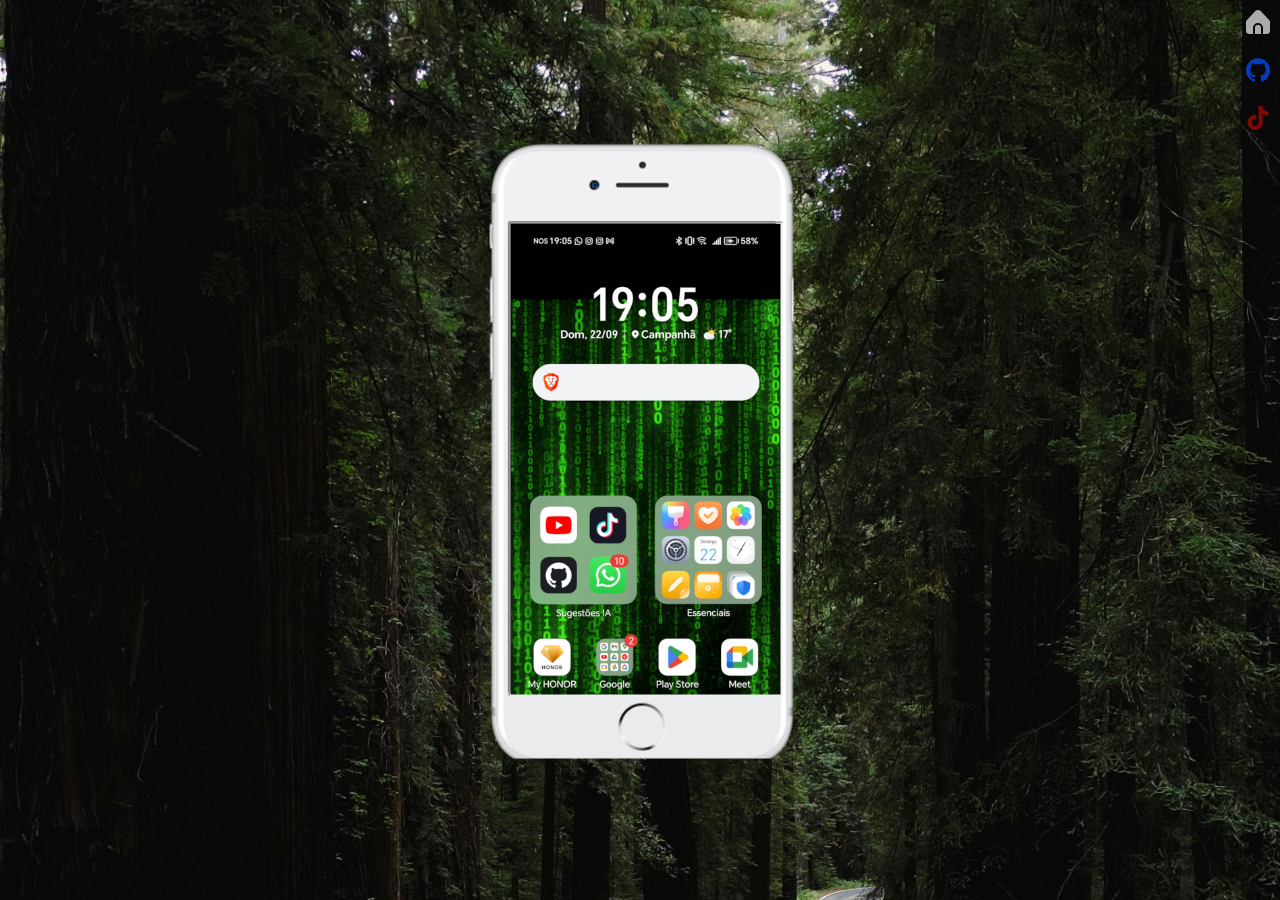
<file: index.html>
<!DOCTYPE html>
<html lang="pt-br">
<head>
    <meta charset="UTF-8">
    <meta name="viewport" content="width=device-width, initial-scale=1.0">
    <title>Tela principal</title>
    <link rel="stylesheet" href="css/style.css">
</head>
<body>
    <main>
       
      
        <section id="telefone">

            <iframe src="home.html" name="tela" id="tela">
                O seu navegador não é compativel....
            </iframe>

        </section>
        <section id="rede-sociais">
            <a href="home.html" target="tela"><img src="imagens/logo-home.png" alt="home"></a>
            <a href="github.html" target="tela"><img src="imagens/logo-github1.png" alt="Github"></a>
            <a href="tiktok.html" target="tela"><img src="imagens/logo-tik-tok.png" alt="tiktok"></a>
            


        </section>
    </main>
    
</body>
</html>
</file>
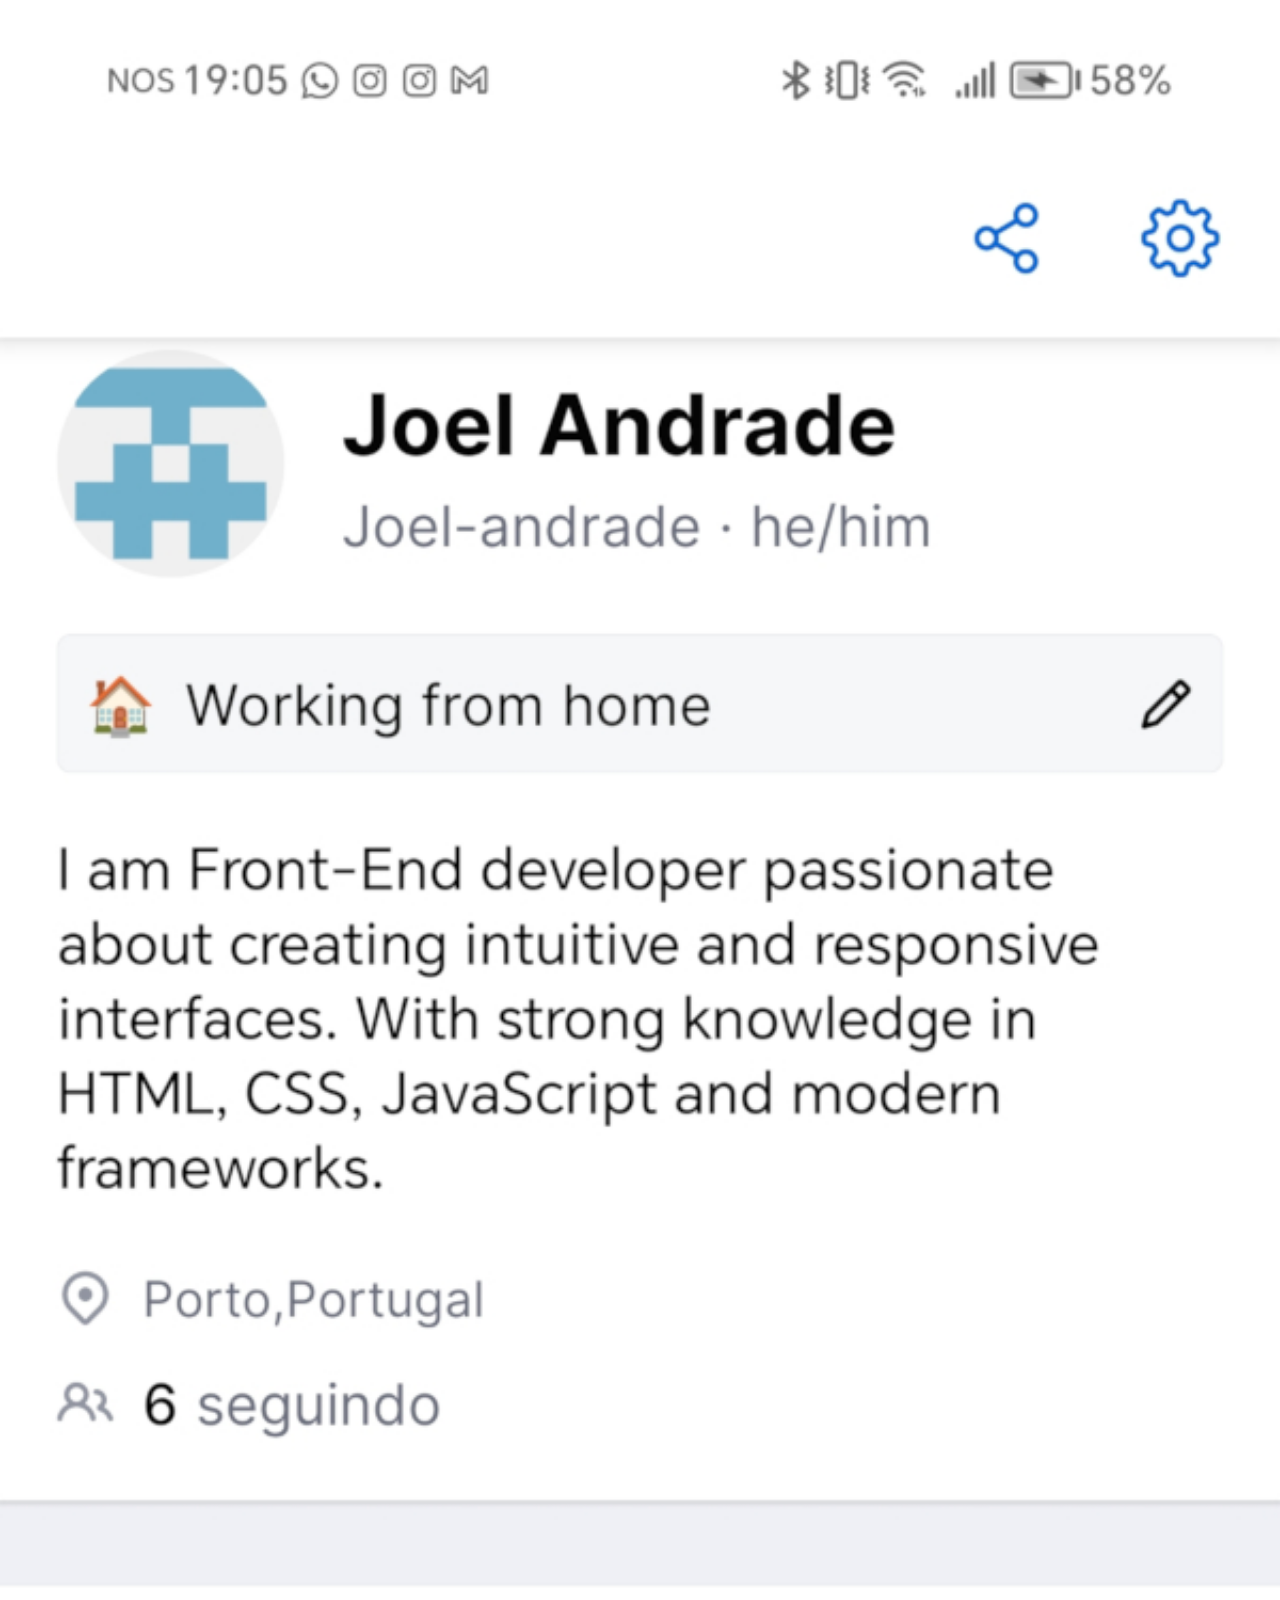
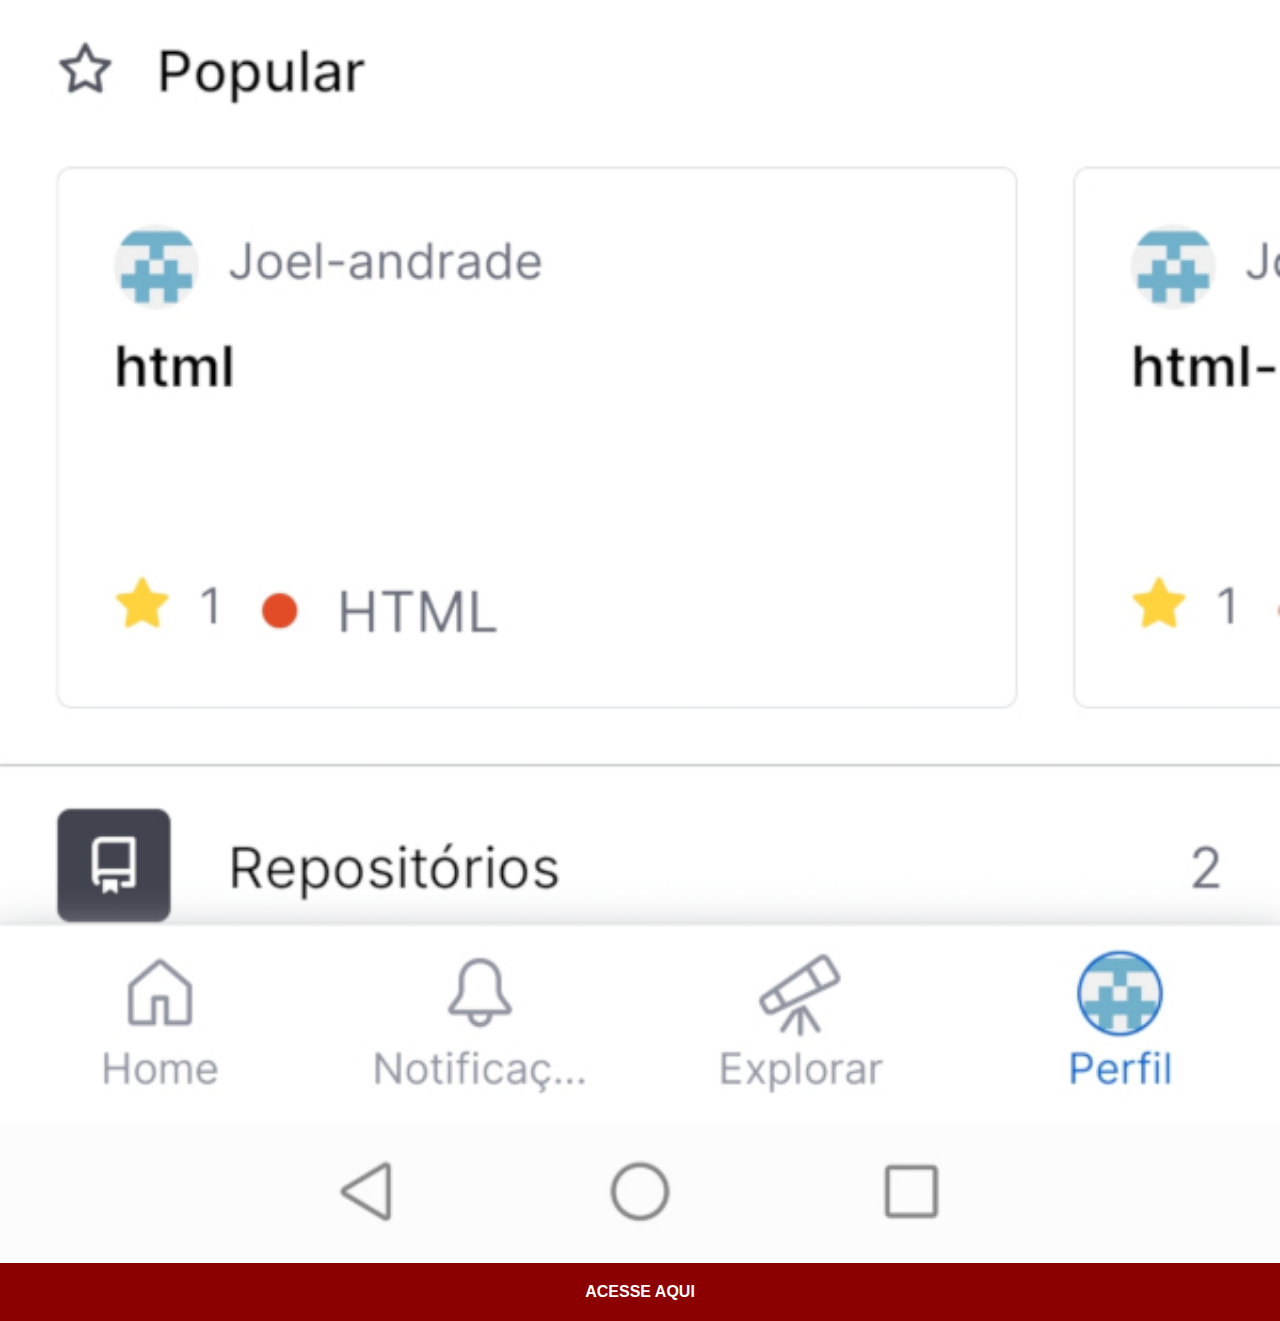
<file: github.html>
<!DOCTYPE html>
<html lang="pt-br">
<head>
    <meta charset="UTF-8">
    <meta name="viewport" content="width=device-width, initial-scale=1.0">
    <title>Github</title>
    <link rel="stylesheet" href="css/social.css">
</head>
<body>
    <img src="imagens/Github.jpg" alt="">
    <a href="https://github.com/Joel-andrade" target="_blank">ACESSE AQUI</a>
    
</body>
</html>
</file>
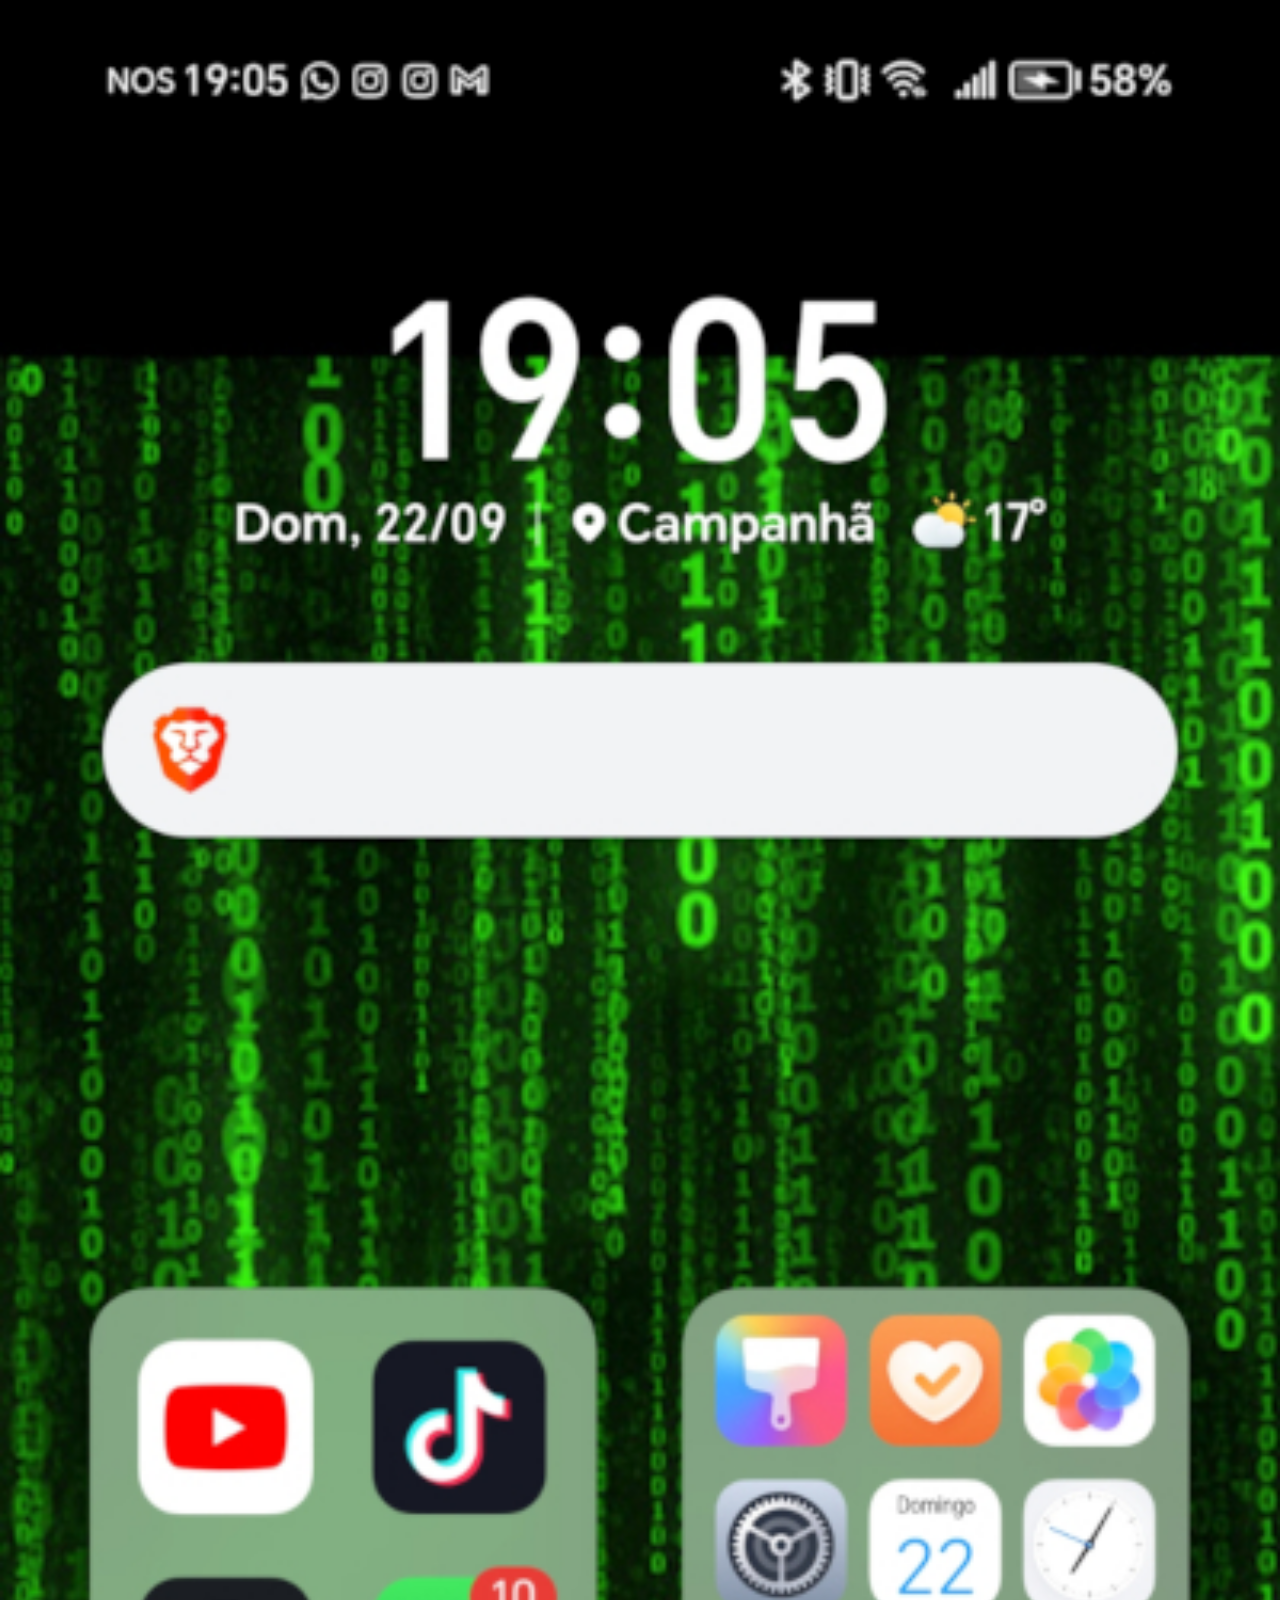
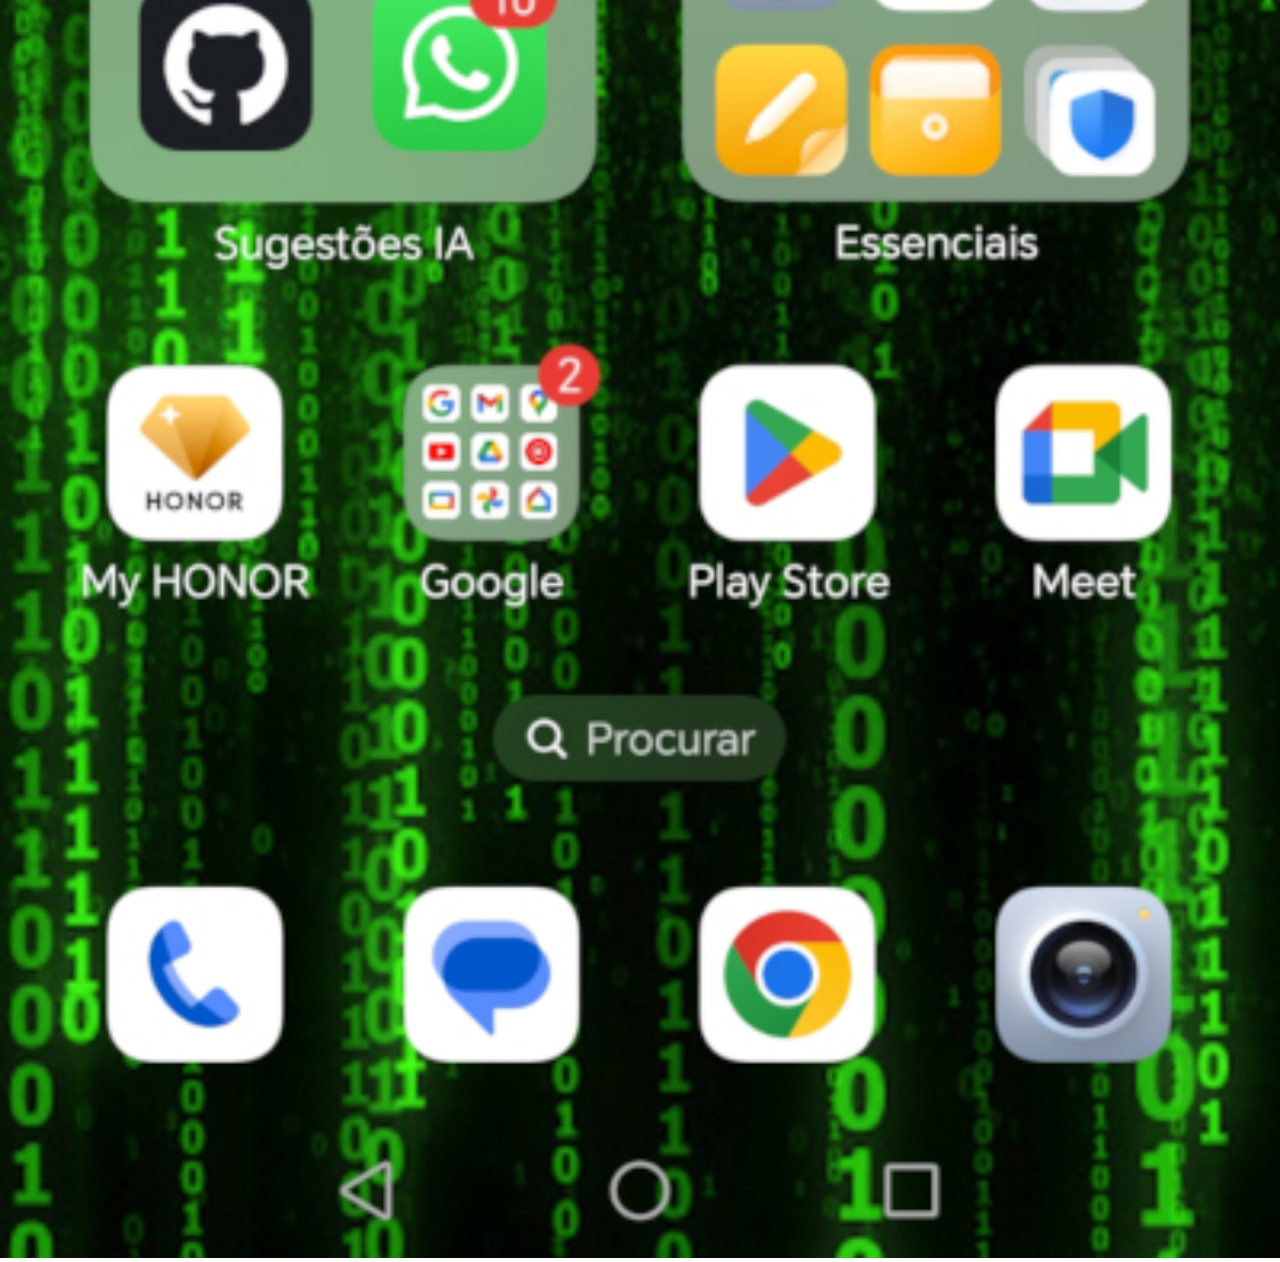
<file: home.html>
<!DOCTYPE html>
<html lang="pt-br">
<head>
    <meta charset="UTF-8">
    <meta name="viewport" content="width=device-width, initial-scale=1.0">
    <title>Home</title>
    <link rel="stylesheet" href="css/social.css">
    
</head>
<body>
    <img src="imagens/home.jpg"alt="home">

    
</body>
</html>
</file>
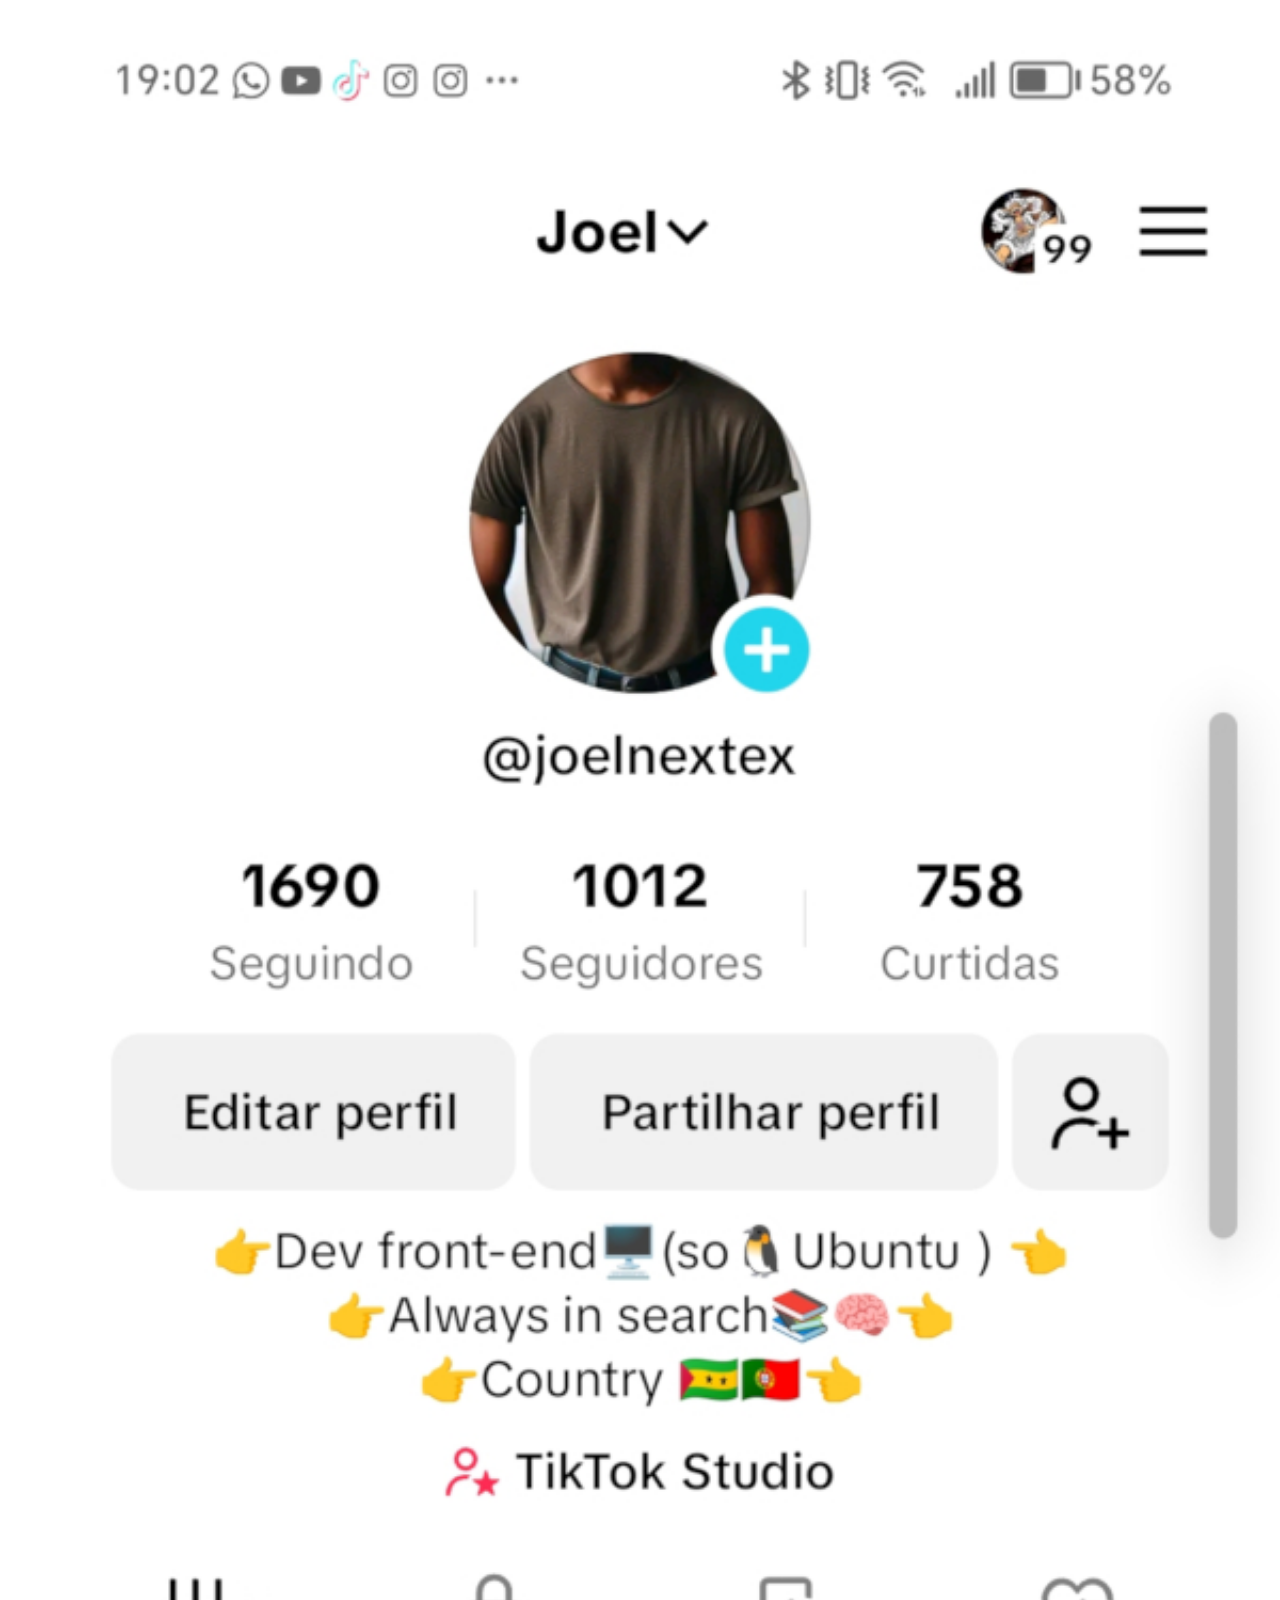
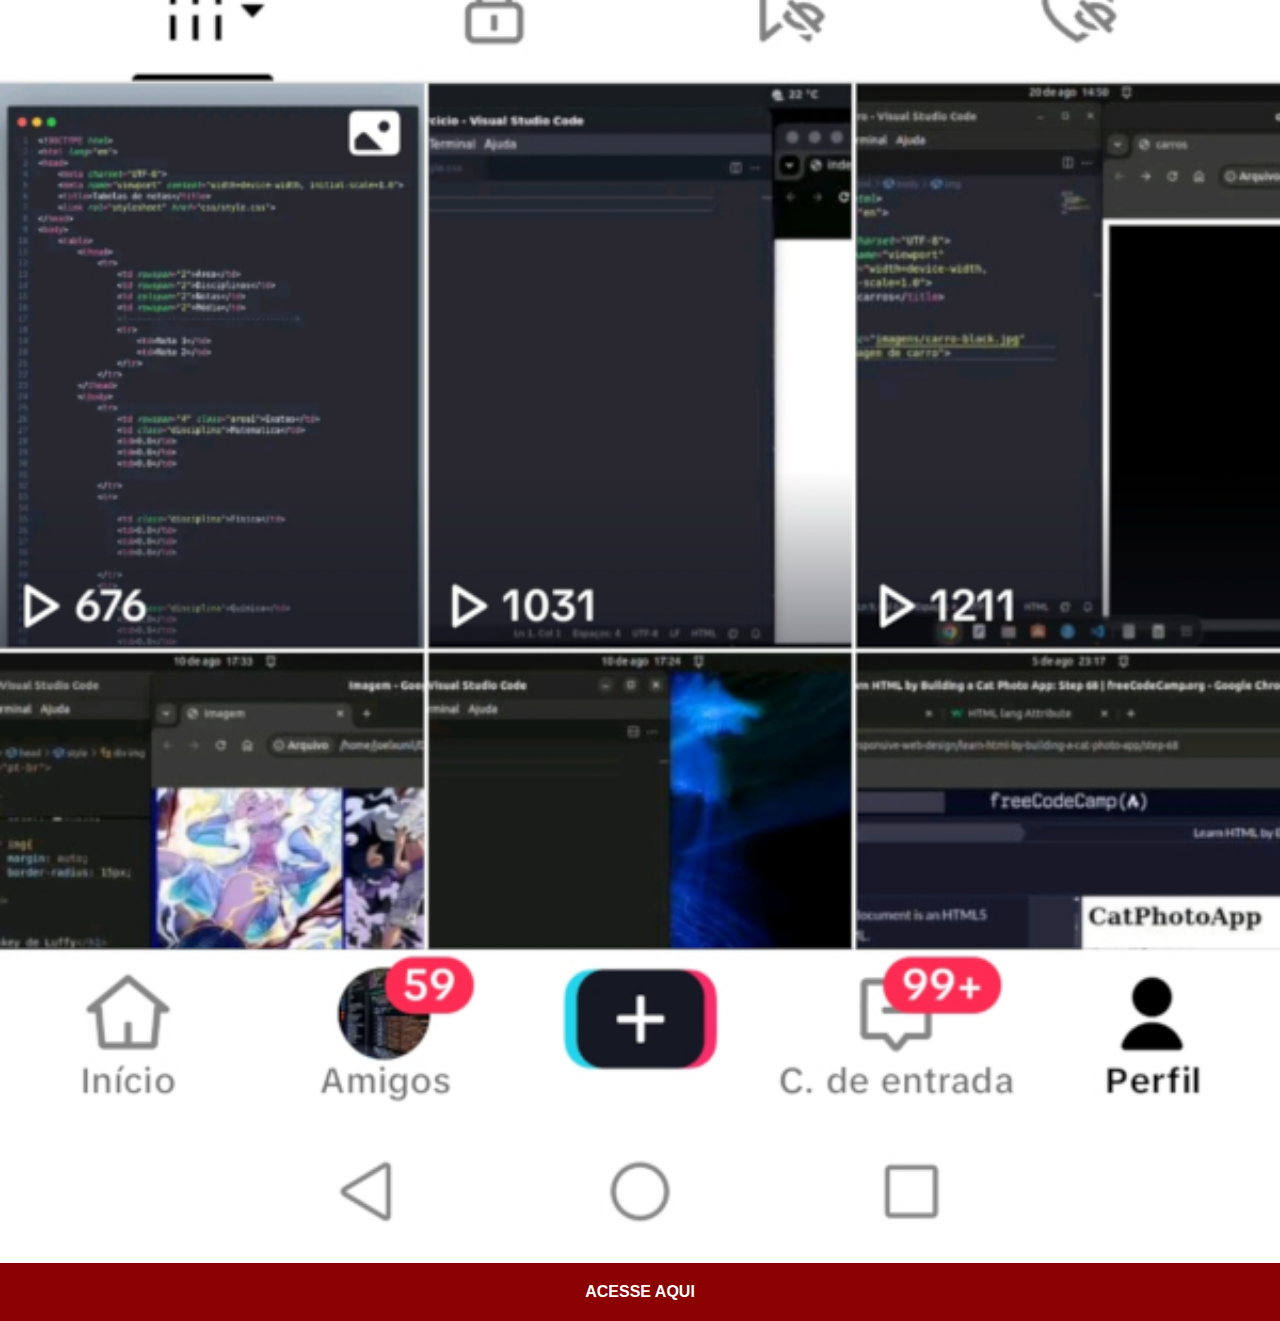
<file: tiktok.html>
<!DOCTYPE html>
<html lang="pt-br">
<head>
    <meta charset="UTF-8">
    <meta name="viewport" content="width=device-width, initial-scale=1.0">
    <title>Tiktok</title>
    <link rel="stylesheet" href="css/social.css">
</head>
<body>
    <img src="imagens/tiktok.jpg" alt="Tiktok">
    <a href="https://www.tiktok.com/@joelnextex?_t=8pxmM6gCX2M&_r=1" target="_blank">ACESSE AQUI</a>
    
</body>
</html>
</file>
<file: css/style.css>
*{
    margin: 0px;
    padding: 0px;
    font-family: Arial, Helvetica, sans-serif;
}
html,body{
    height: 100vh;
    width: 100vw;
    background-color: black;
    

}
body{
    background: url(../imagens/way.jpg) no-repeat top center;
   background-size: cover;
   background-attachment: fixed;
}
main{
    height: 100vh;
    position: relative;
}
section#telefone{
    position: absolute;
    top:50%;
    left:50% ;
    transform: translate(-50%, -50%);
    background-color: blue;
    width:307px;
    height: 617px;
    background: url(../imagens/frame-iphone.png) no-repeat; 
}

iframe#tela{
    position: relative;
    top: 80px;
    left:22px;
    right:22px;
    width: 270px;
    height: 471px;
}
section#rede-sociais{
    text-align: end;
}
section#rede-sociais > a{
    padding: 10px;
    display: block;
}
</file>
<file: css/social.css>
@charset "UTF-8";
*{
    margin:0px;
    padding: 0px;
    font-family: Arial, Helvetica, sans-serif;
}
::-webkit-scrollbar{
    width: 0px;
    height: 0px;
}
img{
    width: 100vw;
    

}
a:hover{
    background-color: red;
}
a{
    display: block;
    background-color: darkred;
    padding: 20px;
    text-align: center;
    font-weight: bolder;
    text-decoration: none;
    color: white;

}
</file>
